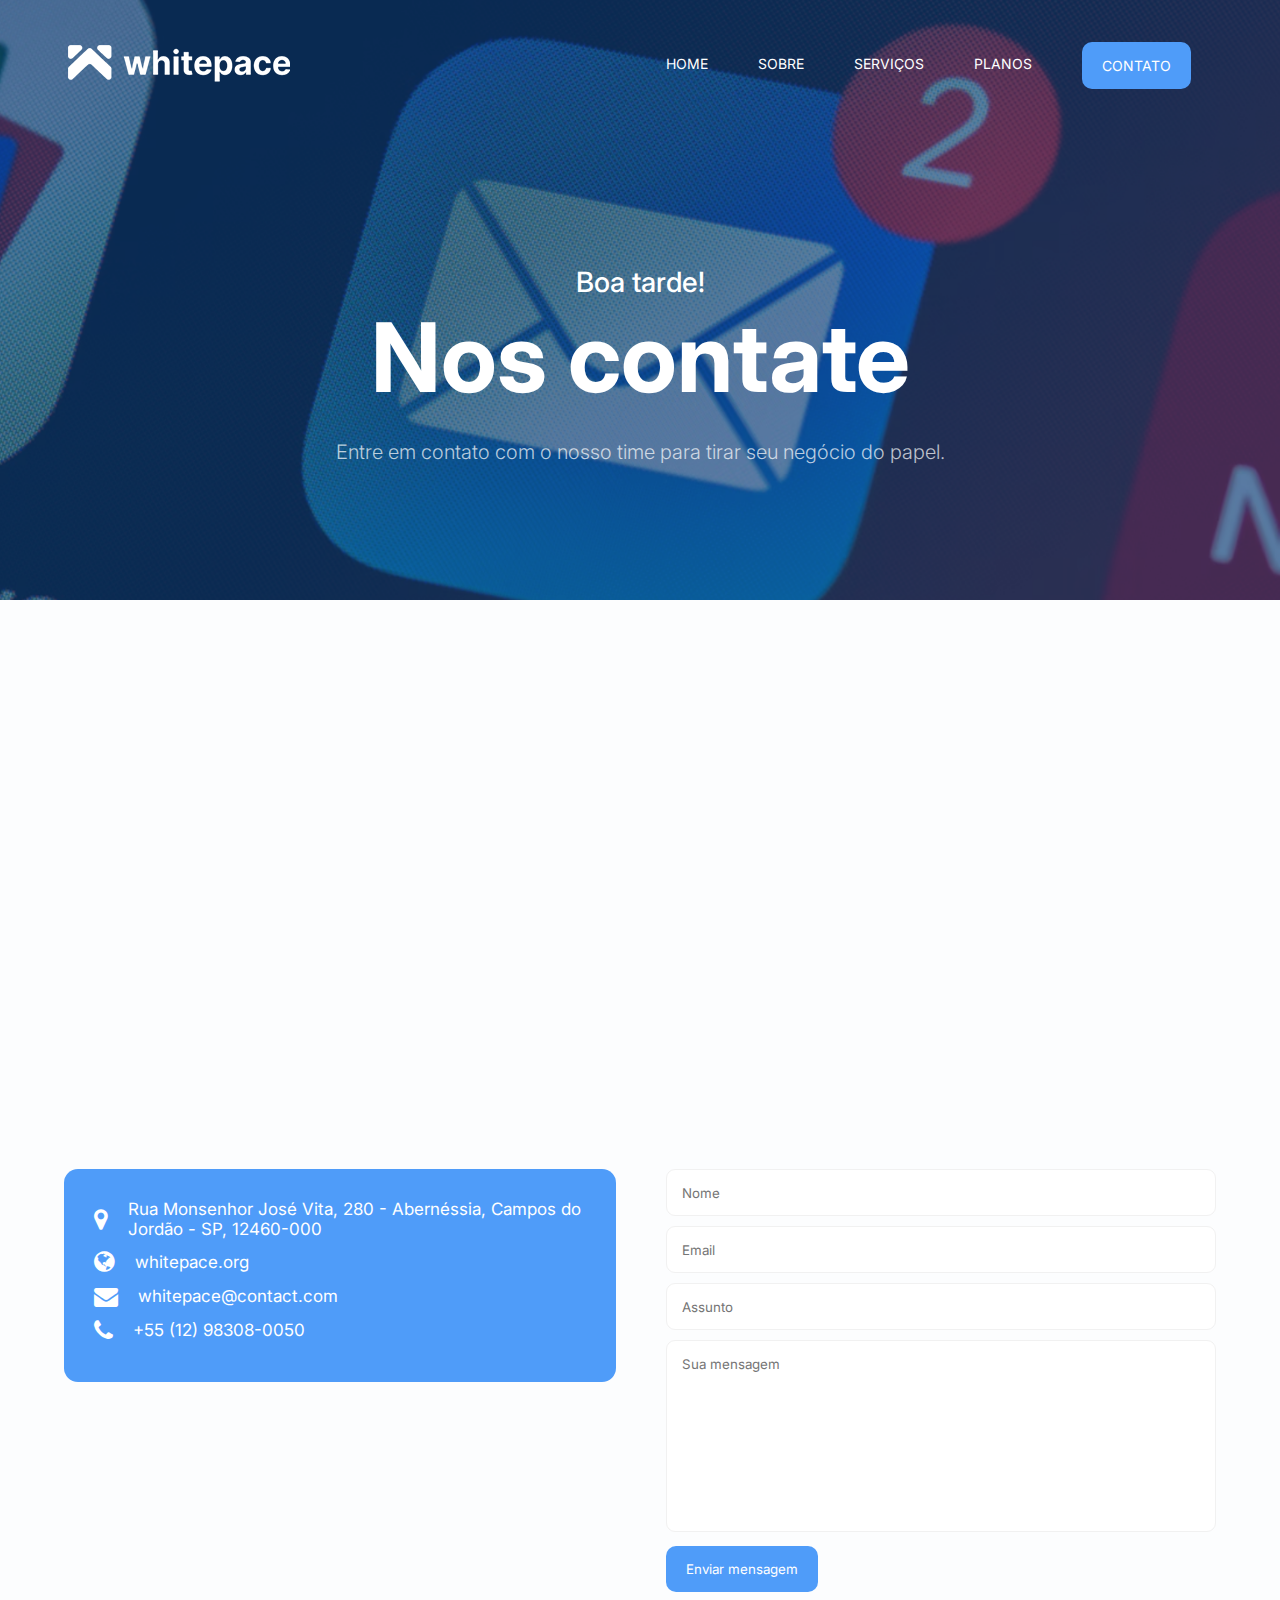
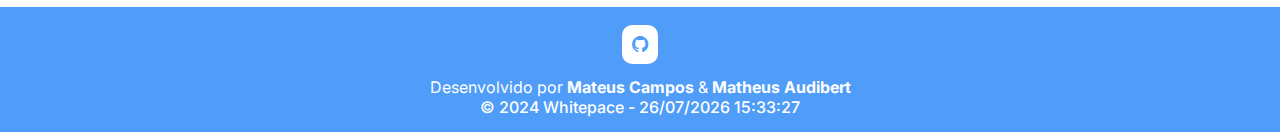
<file: contato.html>
<!DOCTYPE html>
<html lang="pt-br">
  <head>
    <meta charset="UTF-8" />
    <meta name="viewport" content="width=device-width, initial-scale=1.0" />
    <link rel="shortcut icon" href="img/icon.ico" type="image/x-icon">
    <link
      rel="stylesheet"
      href="https://cdnjs.cloudflare.com/ajax/libs/font-awesome/4.7.0/css/font-awesome.css"
      integrity="sha512-5A8nwdMOWrSz20fDsjczgUidUBR8liPYU+WymTZP1lmY9G6Oc7HlZv156XqnsgNUzTyMefFTcsFH/tnJE/+xBg=="
      crossorigin="anonymous"
      referrerpolicy="no-referrer"
    />
    <link rel="stylesheet" href="css/styles.css" />
    <title>Contato</title>
  </head>
  <body>
    <!-- header -->
    <header style="background-image: url('img/background-contato.png')">
      <!-- container -->
      <div class="container">
        <nav>
          <a href="index.html">
            <img src="img/logo.png" alt="Logo" />
          </a>
          <ul class="ul">
            <a href="index.html">Home</a>
            <a href="sobre.html">Sobre</a>
            <a href="servicos.html">Serviços</a>
            <a href="planos.html">Planos</a>
            <a class="button" href="contato.html">Contato</a>
            <div class="close-icon" onclick="closeMenu()">
              <i class="fa fa-times-circle" aria-hidden="true"></i>
            </div>
          </ul>
          <div class="menu-icon" onclick="openMenu()">
            <i class="fa fa-bars" aria-hidden="true"></i>
          </div>
        </nav>
        <section class="banner">
          <div class="banner-text">
            <div id="greeting"></div>
            <h1>Nos contate</h1>
            <p>
              Entre em contato com o nosso time para tirar seu negócio do papel.
            </p>
          </div>
        </section>
      </div>
      <!-- fim container -->
    </header>
    <!-- fim header  -->

    <!-- contact -->
    <section class="contact">
      <!-- containert -->
      <div class="container">
        <div class="map">
          <iframe src="https://www.google.com/maps/embed?pb=!1m18!1m12!1m3!1d3679.6100637834143!2d-45.5925402!3d-22.7427304!2m3!1f0!2f0!3f0!3m2!1i1024!2i768!4f13.1!3m3!1m2!1s0x94cc89dae7f8099f%3A0x198fcf4cf3c2df0d!2sInstituto%20Federal%20de%20Educa%C3%A7%C3%A3o%2C%20Ci%C3%AAncia%20e%20Tecnologia%20de%20S%C3%A3o%20Paulo%20-%20Campus%20Campos%20do%20Jord%C3%A3o!5e0!3m2!1spt-BR!2sbr!4v1717710897754!5m2!1spt-BR!2sbr" width="100%" height="500px" style="border:0;" allowfullscreen="" loading="lazy" referrerpolicy="no-referrer-when-downgrade"></iframe>
        </div>
        <div class="contact-info">
          <div class="left-side">
            <div>
              <i class="fa fa-map-marker" aria-hidden="true"></i>
              <p>Rua Monsenhor José Vita, 280 - Abernéssia, Campos do Jordão - SP, 12460-000</p>
            </div>
            <div>
              <a href="index.html"><i class="fa fa-globe" aria-hidden="true"></i></a>
              <p>whitepace.org</p>
            </div>
            <div>
              <i class="fa fa-envelope" aria-hidden="true"></i>
              <p>whitepace@contact.com</p>
            </div>
            <div>
              <i class="fa fa-phone" aria-hidden="true"></i>
              <p>+55 (12) 98308-0050</p>
            </div>
          </div>
          <div class="right-side">
            <form action="">
              <input type="text" placeholder="Nome"id="name" required>
              <input type="email" placeholder="Email" id="email" required>
              <input type="text" placeholder="Assunto" id="assunto" required>
              <textarea cols="30" rows="10" placeholder="Sua mensagem" id="message" required></textarea>
              <button class="button"  onclick="validateForm()">Enviar mensagem</button>
            </form>
          </div>
        </div>
      </div>
      <!-- fim container -->
    </section>
    <!-- fim contact -->
    
    <!-- footer -->
     <footer class="footer">
      <!-- container -->
       <div class="container">
        <div class="links">
          <a href="https://github.com/matheusaudibert/Whitepace"><i class="fa fa-github" aria-hidden="true"></i></i></a>
        </div>
        <p>Desenvolvido por <b>Mateus Campos</b> & <b>Matheus Audibert</b></p>
       </div>
       <div>
        <b style="color: white; font-weight: 500;">© 2024 Whitepace - <div id="date"></div> <div id="clock"></div></b> 
       </div>
      <!-- fim container -->
     </footer>
    <!-- fim footer -->
  </body>

  <script src="js/script.js"></script>
</html>
</file>
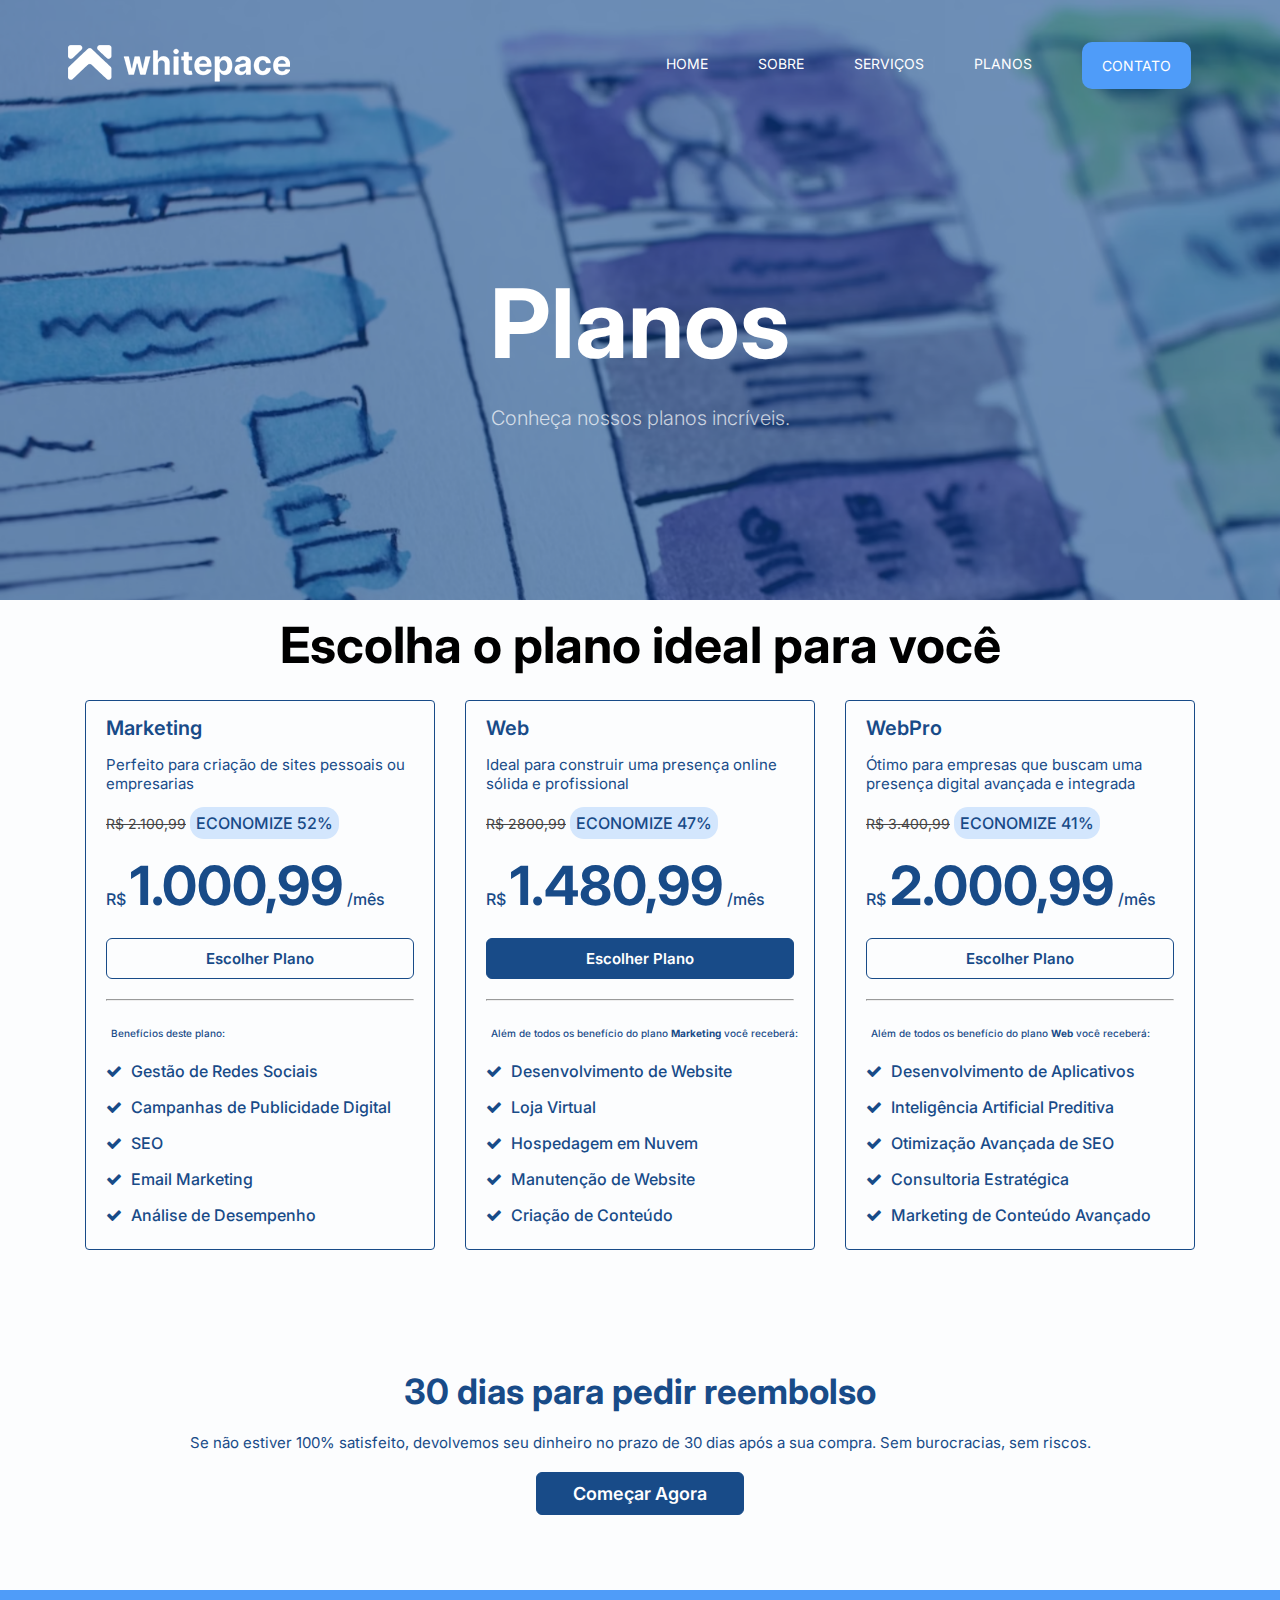
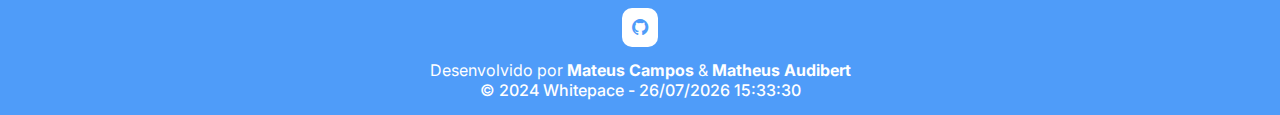
<file: planos.html>
<!DOCTYPE html>
<html lang="pt-br">
  <head>
    <meta charset="UTF-8" />
    <meta name="viewport" content="width=device-width, initial-scale=1.0" />
    <link rel="shortcut icon" href="img/icon.ico" type="image/x-icon">
    <link
      rel="stylesheet"
      href="https://cdnjs.cloudflare.com/ajax/libs/font-awesome/4.7.0/css/font-awesome.css"
      integrity="sha512-5A8nwdMOWrSz20fDsjczgUidUBR8liPYU+WymTZP1lmY9G6Oc7HlZv156XqnsgNUzTyMefFTcsFH/tnJE/+xBg=="
      crossorigin="anonymous"
      referrerpolicy="no-referrer"
    />
    <link rel="stylesheet" href="css/styles.css" />
    <title>Planos</title>
  </head>
  <body>
    <!-- header -->
    <header style="background-image: url('img/background-planos.png')">
      <!-- container -->
      <div class="container">
        <nav>
          <a href="index.html">
            <img src="img/logo.png" alt="Logo" />
          </a>
          <ul class="ul">
            <a href="index.html">Home</a>
            <a href="sobre.html">Sobre</a>
            <a href="servicos.html">Serviços</a>
            <a href="planos.html">Planos</a>
            <a class="button" href="contato.html">Contato</a>
            <div class="close-icon" onclick="closeMenu()">
              <i class="fa fa-times-circle" aria-hidden="true"></i>
            </div>
          </ul>
          <div class="menu-icon" onclick="openMenu()">
            <i class="fa fa-bars" aria-hidden="true"></i>
          </div>
        </nav>
        <section class="banner">
          <div class="banner-text">
            <h1>Planos</h1>
            <p>Conheça nossos planos incríveis.</p>
          </div>
        </section>
      </div>
      <!-- fim container -->
    </header>
    <!-- fim header  -->

    <!-- plans -->
    <section class="plans">
      <!-- container -->
      <div class="container">
        <h3>Escolha o plano ideal para você</h3>
        <!-- cards -->
        <div class="cards">
          <!-- card-item 1 -->
          <div class="card-item">
          
            <p class="plan-name">Marketing</p>
            <p class="plan-desc">Perfeito para criação de sites pessoais ou empresarias</p>

            <b class="plan-price-discount">R$ 2.100,99</b>
            <b class="plan-price-sale">ECONOMIZE 52%</b>

            <br>

            <div class="prices">
              <b class="plan-price-out">R$</b>
              <b class="plan-price">1.000,99</b>
              <b class="plan-price-final">/mês</b>
            </div>

            <div class="buy">
              <a href="planos.html">Escolher Plano</a>
            </div>

            <hr>

            <span class="plan-benefits">Benefícios deste plano:</span>

            <br><br>

            <div class="check">
              <i class="fa fa-check" aria-hidden="true"></i>
              <span>Gestão de Redes Sociais</span>
              <br>
              <i class="fa fa-check" aria-hidden="true"></i>
              <span>Campanhas de Publicidade Digital</span>
               <br>
              <i class="fa fa-check" aria-hidden="true"></i>
              <span>SEO</span>
              <br>
              <i class="fa fa-check" aria-hidden="true"></i>
              <span>Email Marketing</span>
              <br>
              <i class="fa fa-check" aria-hidden="true"></i>
              <span>Análise de Desempenho</span>
            </div>

          </div>
          <!-- fim card-item 1 -->

          <!-- card-item 2 -->
          <div class="card-item">
            <p class="plan-name">Web</p>
            <p class="plan-desc">Ideal para construir uma presença online sólida e profissional</p>

            <b class="plan-price-discount">R$ 2800,99</b>
            <b class="plan-price-sale">ECONOMIZE 47%</b>

            <br>

            <div class="prices">
              <b class="plan-price-out">R$</b>
              <b class="plan-price">1.480,99</b>
              <b class="plan-price-final">/mês</b>
            </div>

            <div class="buy-middle">
              <a href="planos.html">Escolher Plano</a>
            </div>

            <hr>

            <span class="plan-benefits">Além de todos os benefício do plano <strong>Marketing</strong> você receberá:</span>

            <br><br>

            <div class="check">
              <i class="fa fa-check" aria-hidden="true"></i>
              <span>Desenvolvimento de Website</span>
              <br>
              <i class="fa fa-check" aria-hidden="true"></i>
              <span>Loja Virtual</span>
               <br>
              <i class="fa fa-check" aria-hidden="true"></i>
              <span>Hospedagem em Nuvem</span>
              <br>
              <i class="fa fa-check" aria-hidden="true"></i>
              <span>Manutenção de Website</span>
              <br>
              <i class="fa fa-check" aria-hidden="true"></i>
              <span>Criação de Conteúdo</span>
            </div>

          </div>
          <!-- fim card-item 2 -->

          <!-- card-item 3 -->
          <div class="card-item">
          
            <p class="plan-name">WebPro</p>
            <p class="plan-desc">Ótimo para empresas que buscam uma presença digital avançada e integrada</p>

            <b class="plan-price-discount">R$ 3.400,99</b>
            <b class="plan-price-sale">ECONOMIZE 41%</b>

            <br>

            <div class="prices">
              <b class="plan-price-out">R$</b>
              <b class="plan-price">2.000,99</b>
              <b class="plan-price-final">/mês</b>
              
            </div>

            <div class="buy">
              <a href="planos.html">Escolher Plano</a>
            </div>

            <hr>

            <span class="plan-benefits">Além de todos os benefício do plano <strong>Web</strong> você receberá:</span>

            <br><br>

            <div class="check">
              <i class="fa fa-check" aria-hidden="true"></i>
              <span>Desenvolvimento de Aplicativos</span>
              <br>
              <i class="fa fa-check" aria-hidden="true"></i>
              <span>Inteligência Artificial Preditiva</span>
              <br>
              <i class="fa fa-check" aria-hidden="true"></i>
              <span>Otimização Avançada de SEO</span>
              <br>
              <i class="fa fa-check" aria-hidden="true"></i>
              <span>Consultoria Estratégica</span>
              <br>
              <i class="fa fa-check" aria-hidden="true"></i>
              <span>Marketing de Conteúdo Avançado</span>
            </div>

          </div>
          <!-- fim card-item 3 -->
        </div>
        <!-- fim cards -->

        <!-- refund -->
         <div class="refund">
          <!-- container -->
           <div class="container">
            <b class="refund-title">30 dias para pedir reembolso</b>
            <br><br>
            <b class="refund-text">Se não estiver 100% satisfeito, devolvemos seu dinheiro no prazo de 30 dias após a sua compra. Sem burocracias, sem riscos.</b>
            <br><br>
            <div class="buy">
               <a href="planos.html">Começar Agora</a>
            </div>
           </div>
         <!-- fim container -->
         </div>
        <!-- fim refund -->
      </div>
      <!-- fim container -->
    </section>
    <!-- fim plans -->

    
    <!-- footer -->
     <footer class="footer">
      <!-- container -->
       <div class="container">
        <div class="links">
          <a href="https://github.com/matheusaudibert/Whitepace"><i class="fa fa-github" aria-hidden="true"></i></i></a>
        </div>
        <p>Desenvolvido por <b>Mateus Campos</b> & <b>Matheus Audibert</b></p>
       </div>
       <div>
        <b style="color: white; font-weight: 500;">© 2024 Whitepace - <div id="date"></div> <div id="clock"></div></b> 
       </div>
      <!-- fim container -->
     </footer>
    <!-- fim footer -->
  </body>

  <script src="js/script.js"></script>
</html>
</file>
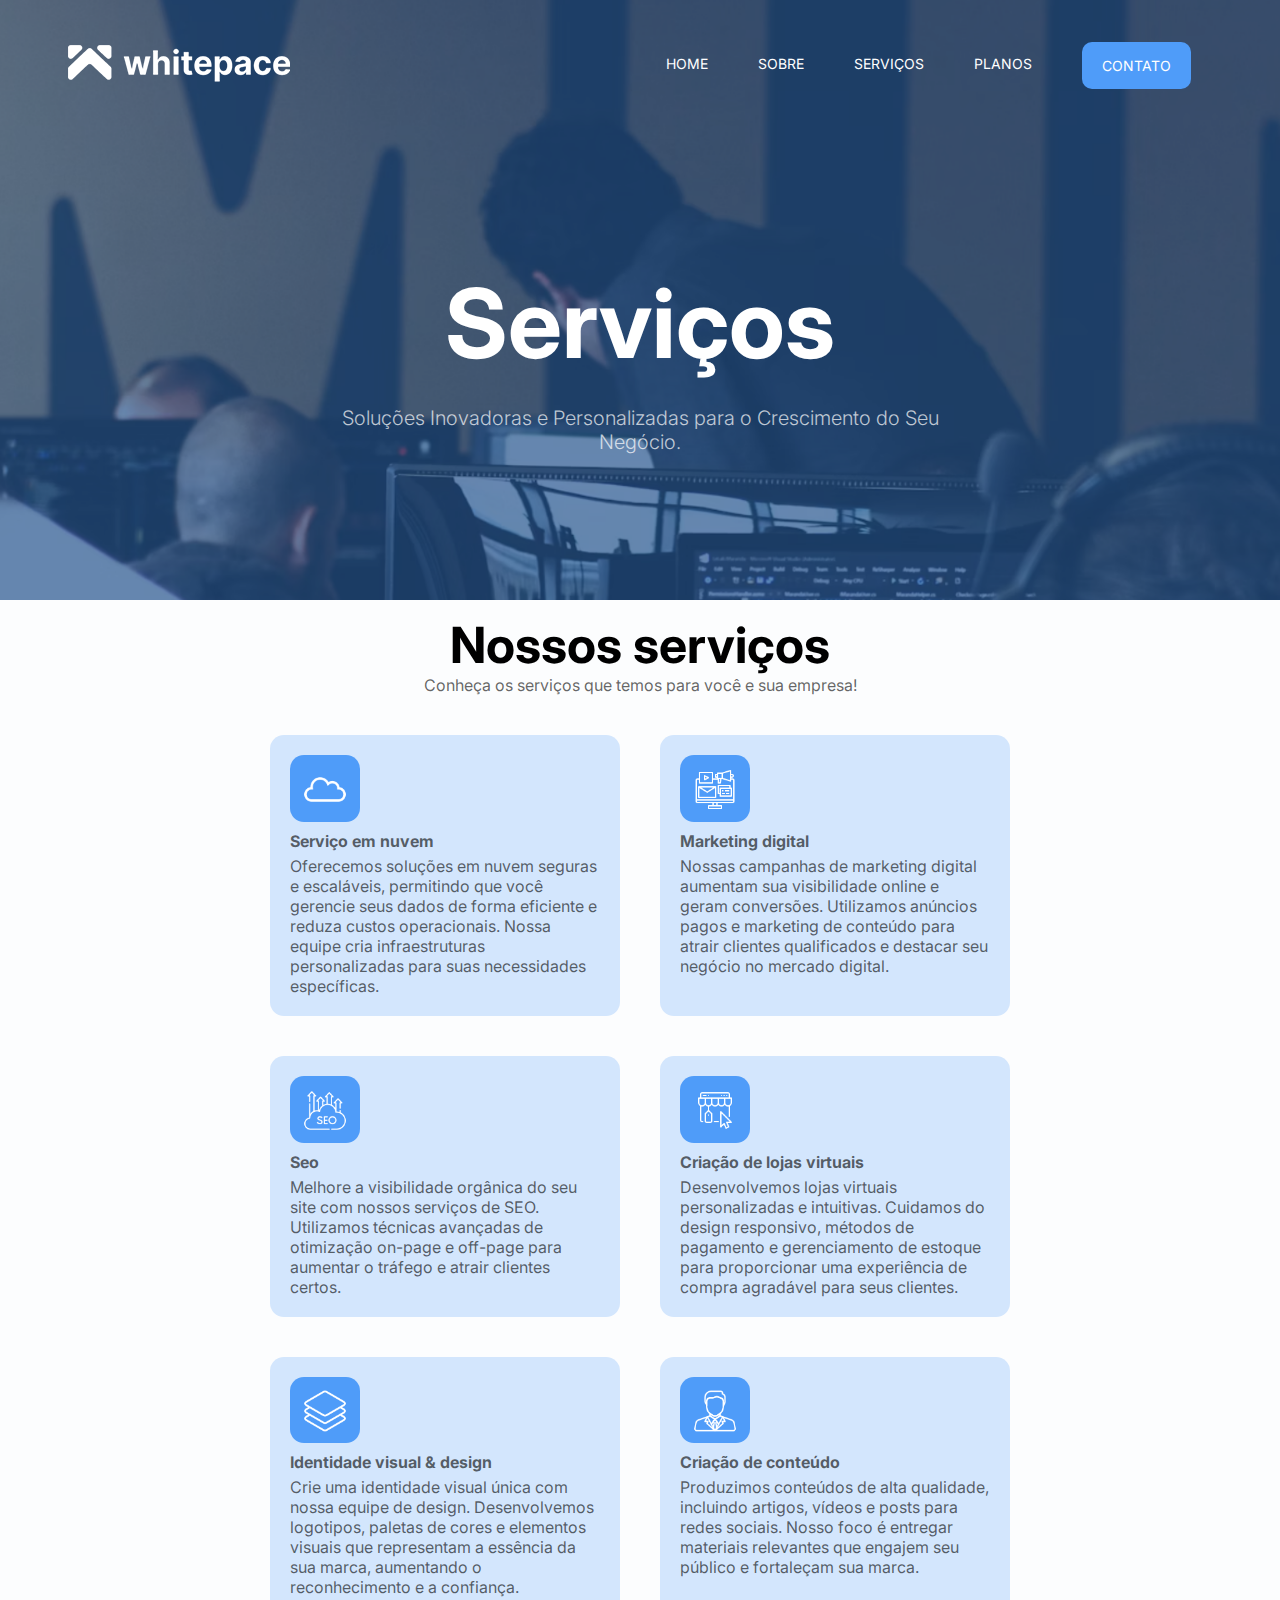
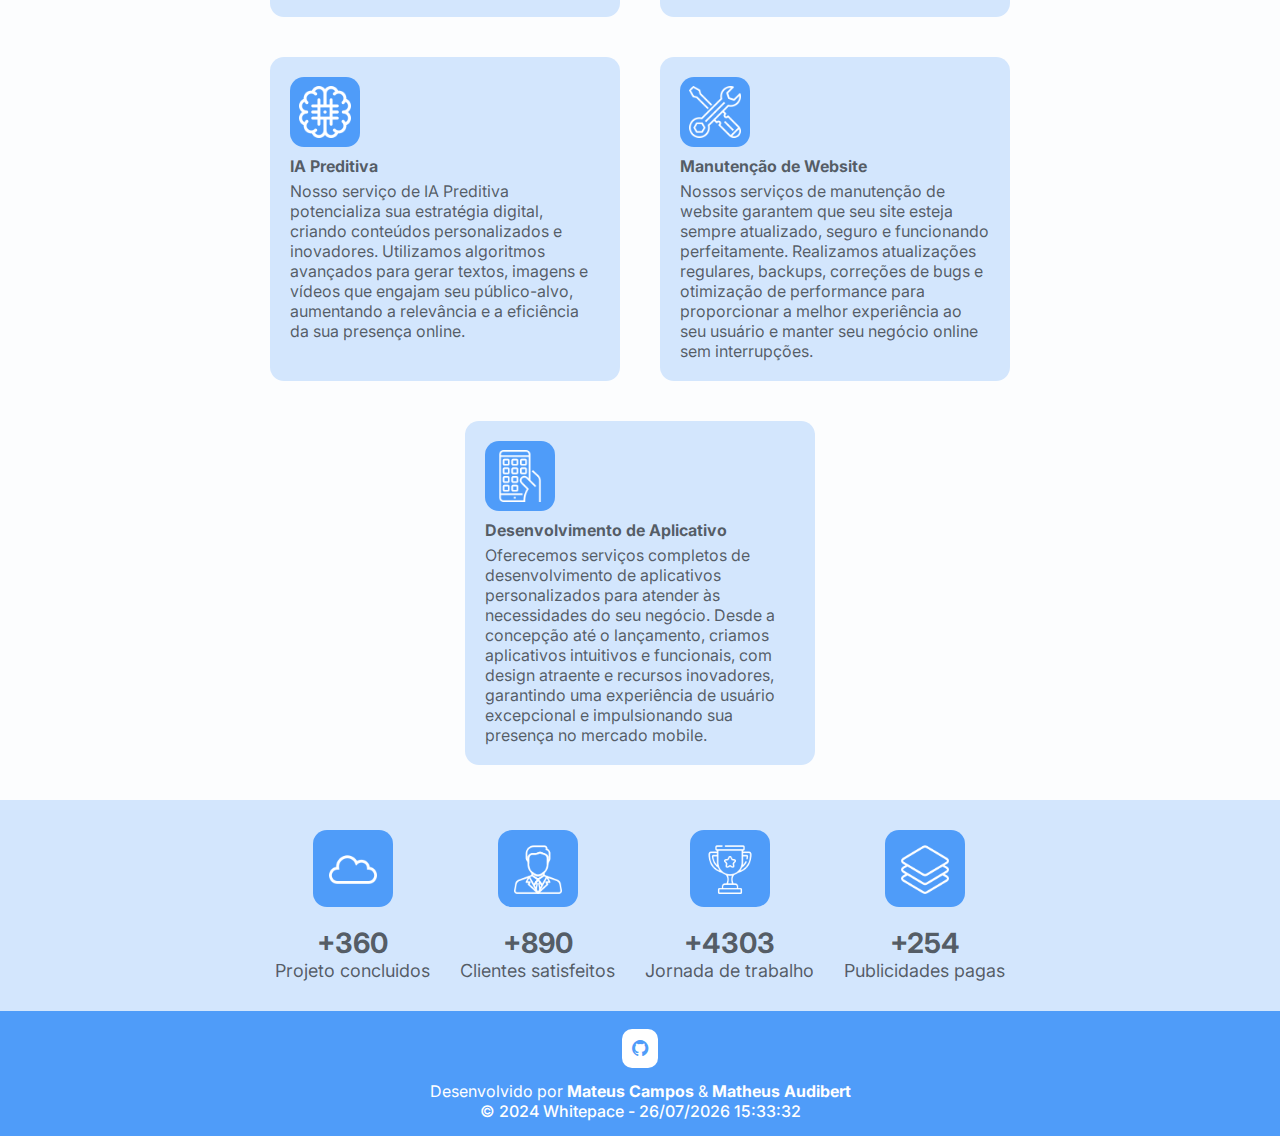
<file: servicos.html>
<!DOCTYPE html>
<html lang="pt-br">
  <head>
    <meta charset="UTF-8" />
    <meta name="viewport" content="width=device-width, initial-scale=1.0" />
    <link rel="shortcut icon" href="img/icon.ico" type="image/x-icon">
    <link
      rel="stylesheet"
      href="https://cdnjs.cloudflare.com/ajax/libs/font-awesome/4.7.0/css/font-awesome.css"
      integrity="sha512-5A8nwdMOWrSz20fDsjczgUidUBR8liPYU+WymTZP1lmY9G6Oc7HlZv156XqnsgNUzTyMefFTcsFH/tnJE/+xBg=="
      crossorigin="anonymous"
      referrerpolicy="no-referrer"
    />
    <link rel="stylesheet" href="css/styles.css" />
    <title>Serviços</title>
  </head>
  <body>
    <!-- header -->
    <header style="background-image: url('img/background-servicos.png')">
      <!-- container -->
      <div class="container">
        <nav>
          <a href="index.html">
            <img src="img/logo.png" alt="Logo" />
          </a>
          <ul class="ul">
            <a href="index.html">Home</a>
            <a href="sobre.html">Sobre</a>
            <a href="servicos.html">Serviços</a>
            <a href="planos.html">Planos</a>
            <a class="button" href="contato.html">Contato</a>
            <div class="close-icon" onclick="closeMenu()">
              <i class="fa fa-times-circle" aria-hidden="true"></i>
            </div>
          </ul>
          <div class="menu-icon" onclick="openMenu()">
            <i class="fa fa-bars" aria-hidden="true"></i>
          </div>
        </nav>
        <section class="banner">
          <div class="banner-text">
            <h1>Serviços</h1>
            <p>
              Soluções Inovadoras e Personalizadas para o Crescimento do Seu Negócio.
            </p>
          </div>
        </section>
      </div>
      <!-- fim container -->
    </header>
    <!-- fim header  -->

    <!-- services -->
     <section class="services">
      <!-- container -->
       <div class="container">
        <h3>Nossos serviços</h3>
        <p>Conheça os serviços que temos para você e sua empresa!</p>
       <!-- row cards -->
       <div class="rows-cards">
        <!-- row card item 1 -->
        <div class="row-card-item">
          <img src="img/cloud.png" alt="">
          <p class="service-name"><strong>Serviço em nuvem</strong></p>
          <p class="service-description">
            Oferecemos soluções em nuvem seguras e escaláveis, permitindo que você gerencie seus dados de forma eficiente e reduza custos operacionais. Nossa equipe cria infraestruturas personalizadas para suas necessidades específicas.
          </p>
        </div>
        <!-- fim row card item 1 -->

        <!-- row card item 2 -->
        <div class="row-card-item">
          <img src="img/digital-marketing.png" alt="">
          <p class="service-name"><strong>Marketing digital</strong></p>
          <p class="service-description">
            Nossas campanhas de marketing digital aumentam sua visibilidade online e geram conversões. Utilizamos anúncios pagos e marketing de conteúdo para atrair clientes qualificados e destacar seu negócio no mercado digital.
          </p>
        </div>
        <!-- fim row card item 2 -->

        <!-- row card item 3 -->
        <div class="row-card-item">
          <img src="img/seo.png" alt="">
          <p class="service-name"><strong>Seo</strong></p>
          <p class="service-description">
            Melhore a visibilidade orgânica do seu site com nossos serviços de SEO. Utilizamos técnicas avançadas de otimização on-page e off-page para aumentar o tráfego e atrair clientes certos.
          </p>
        </div>
        <!-- fim row card item 3-->

        <!-- row card item 4 -->
        <div class="row-card-item">
          <img src="img/virtual_store.png" alt="">
          <p class="service-name"><strong>Criação de lojas virtuais</strong></p>
          <p class="service-description">
            Desenvolvemos lojas virtuais personalizadas e intuitivas. Cuidamos do design responsivo, métodos de pagamento e gerenciamento de estoque para proporcionar uma experiência de compra agradável para seus clientes.
          </p>
        </div>
        <!-- fim row card item 4 -->

        <!-- row card item 5 -->
        <div class="row-card-item">
          <img src="img/layer.png" alt="">
          <p class="service-name"><strong>Identidade visual & design</strong></p>
          <p class="service-description">
            Crie uma identidade visual única com nossa equipe de design. Desenvolvemos logotipos, paletas de cores e elementos visuais que representam a essência da sua marca, aumentando o reconhecimento e a confiança.
          </p>
        </div>
        <!-- fim row card item 5 -->

        <!-- row card item 6 -->
        <div class="row-card-item">
          <img src="img/manager.png" alt="">
          <p class="service-name"><strong>Criação de conteúdo</strong></p>
          <p class="service-description">
            Produzimos conteúdos de alta qualidade, incluindo artigos, vídeos e posts para redes sociais. Nosso foco é entregar materiais relevantes que engajem seu público e fortaleçam sua marca.
          </p>
        </div>
        <!-- fim row card item 6 -->

        <!-- row card item 7 -->
        <div class="row-card-item">
          <img src="img/ia.png" alt="">
          <p class="service-name"><strong>IA Preditiva</strong></p>
          <p class="service-description">
            Nosso serviço de IA Preditiva potencializa sua estratégia digital, criando conteúdos personalizados e inovadores. Utilizamos algoritmos avançados para gerar textos, imagens e vídeos que engajam seu público-alvo, aumentando a relevância e a eficiência da sua presença online.
          </p>
        </div>
        <!-- fim row card item 7 -->

        <!-- row card item 8 -->
        <div class="row-card-item">
          <img src="img/service-tool.png" alt="">
          <p class="service-name"><strong>Manutenção de Website</strong></p>
          <p class="service-description">
            Nossos serviços de manutenção de website garantem que seu site esteja sempre atualizado, seguro e funcionando perfeitamente. Realizamos atualizações regulares, backups, correções de bugs e otimização de performance para proporcionar a melhor experiência ao seu usuário e manter seu negócio online sem interrupções.
          </p>
        </div>
        <!-- fim row card item 8 -->

        <!-- row card item 9 -->
        <div class="row-card-item">
          <img src="img/mobile-app.png" alt="">
          <p class="service-name"><strong>Desenvolvimento de Aplicativo</strong></p>
          <p class="service-description">
            Oferecemos serviços completos de desenvolvimento de aplicativos personalizados para atender às necessidades do seu negócio. Desde a concepção até o lançamento, criamos aplicativos intuitivos e funcionais, com design atraente e recursos inovadores, garantindo uma experiência de usuário excepcional e impulsionando sua presença no mercado mobile.
          </p>
        </div>
        <!-- fim row card item 9 -->
       </div>
       <!-- fim row cards -->
      </div>
      <!-- fim container -->
     </section>
    <!-- fim services -->

    <!-- data -->
    <section class="data">
      <!-- container -->
       <div class="container">
        <!-- data item 1 -->
        <div class="data-item">
          <img src="img/cloud.png" alt="">
          <p><strong>+360</strong></p>
          <p>Projeto concluidos</p>
        </div>
        <!-- fim data item 1 -->

        <!-- data item 2 -->
        <div class="data-item">
          <img src="img/manager.png" alt="">
          <p><strong>+890</strong></p>
          <p>Clientes satisfeitos</p>
        </div>
        <!-- fim data item 2 -->

        <!-- data item 3 -->
        <div class="data-item">
          <img src="img/trophy.png" alt="">
          <p><strong>+4303</strong></p>
          <p>Jornada de trabalho</p>
        </div>
        <!-- fim data item 3 -->

        <!-- data item 3 -->
        <div class="data-item">
          <img src="img/layer.png" alt="">
          <p><strong>+254</strong></p>
          <p>Publicidades pagas</p>
        </div>
        <!-- fim data item 3 -->
       </div>
      <!-- fim container -->
    </section>
    <!-- fim data -->
    
    <!-- footer -->
     <footer class="footer">
      <!-- container -->
       <div class="container">
        <div class="links">
          <a href="https://github.com/matheusaudibert/Whitepace"><i class="fa fa-github" aria-hidden="true"></i></i></a>
        </div>
        <p>Desenvolvido por <b>Mateus Campos</b> & <b>Matheus Audibert</b></p>
       </div>
       <div>
        <b style="color: white; font-weight: 500;">© 2024 Whitepace - <div id="date"></div> <div id="clock"></div></b> 
       </div>
      <!-- fim container -->
     </footer>
    <!-- fim footer -->
  </body>

  <script src="js/script.js"></script>
</html>
</file>
<file: css/styles.css>
@import url("https://fonts.googleapis.com/css2?family=Inter:wght@100..900&display=swap"); /* Importa a fonte 'Inter' */

/* FULL */

* {
  margin: 0;
  padding: 0;
  box-sizing: border-box;
  text-decoration: none;
  outline: none;
  font-family: "Inter", sans-serif;
}

body {
  background-color: #f1f6fc31;
}

section,
footer {
  padding: 15px 0;
}

h3 {
  font-size: 50px;
}

p {
  color: #0000009c;
}

a {
  text-decoration: none;
  color: inherit;
  cursor: pointer;
}

.container {
  max-width: 1400px;
  margin: 0 auto;
  padding: 0 5%;
}

/* BUTTON */

.button {
  background-color: #4f9cf9;
  color: white;
  padding: 15px 20px;
  border-radius: 10px;
  cursor: pointer;
  display: inline-block;
  transition: 0.1s;
}

.button.animate-button {
  animation: animate-outline 1s ease-out infinite; /* nome da animção - duração - estilo - tempo */
}

.button:hover {
  background-color: #3580db;
}
/* Usada para definir uma sequência de etapas para uma animação */
@keyframes animate-outline {
  from {
    outline: 0px solid #4f9cf9; /* Bordas do elemento - cor */
  }
  to {
    outline: 15px solid #4f9bf900; /* 15px das bordas do elemento - cor */
  }
}

/* HEADER */

header {
  background-position: center;
  background-size: cover;
  background-attachment: fixed;
}

nav {
  display: flex;
  align-items: center;
  justify-content: space-between;
  padding-top: 30px;
}

nav ul {
  display: flex;
  align-items: center;
}

nav ul a {
  color: white;
  margin: 0 25px;
  text-transform: uppercase;
  font-size: 14px;
  display: block;
}

/* Criar barrinha */
nav ul a:not(.button):after {
  content: "";
  background-color: #4f9cf9;
  height: 3px;
  width: 0%;
  display: block;
  margin: 0 auto;
  transition: 0.3s;
}
/* Mostrar barrinha*/
nav ul a:hover::after {
  width: 100%;
}

/* BANNER */

.banner {
  height: 500px;
  display: flex;
  justify-content: center;
}

.banner-text {
  margin: 150px;
  text-align: center;
  padding: 0 90px;
}

.banner .banner-text h1 {
  font-size: 96px;
  color: white;
}

.banner .banner-text p {
  font-size: 20px;
  color: #ffffffb7;
  font-weight: 300;
  margin: 25px 0;
}

/* TIME */

/* IDs das funções */
#clock,
#date {
  display: inline;
  color: white;
}

/* CONTENT */

.content .container {
  display: flex;
  align-items: center;
}

.content .content-text {
  width: 50%;
  padding: 0 40px;
}

.content .content-text h3 {
  font-size: 56px;
}

.content .content-text p {
  margin: 5px 0 20px 0;
}

.content .content-img {
  width: 50%;
}
.content .content-img img {
  width: 70%;
}

/* DEPOSITIONS */

.depositions h3 {
  text-align: center;
}

.depositions p {
  margin-bottom: 20px;
  text-align: center;
}

.cards {
  display: flex;
  justify-content: center;
  flex-wrap: wrap;
}

.depositions .card-item {
  background-color: #d3e6fd;
  margin: 15px;
  border-radius: 14px;
  text-align: center;
  width: 350px;
  transition: 0.3s;
}

.depositions .card-item img {
  border-radius: 100%;
  width: 100px;
  height: 100px;
  display: block;
  margin: 10px auto;
}

.depositions .card-item .deposition-name {
  font-weight: 600;
  font-size: 20px;
  margin-bottom: 15px;
  transition: 0.3s;
}

.depositions .card-item .deposition-text {
  font-size: 15px;
  padding: 0 15px;
  transition: 0.3s;
}

.depositions .card-item .stars {
  margin: 15px 0;
}

.depositions .card-item .stars i {
  color: #4f9cf9;
  margin-top: 15px;
  font-size: 20px;
  transition: 0.3s;
}

.depositions .card-item:hover {
  background-color: #4f9cf9;
  margin-top: -5px;
}

.depositions .card-item:hover .deposition-name,
.depositions .card-item:hover .deposition-text,
.depositions .card-item:hover .stars i {
  color: white;
}

/* CLIENTS */

.clients h3,
.clients p {
  text-align: center;
}

.clients .container div {
  display: flex;
  align-items: center;
  justify-content: space-around;
  flex-wrap: wrap;
}

/* ABOUT */

.about h3 {
  text-align: center;
}

.about .container {
  display: flex;
  align-items: center;
  justify-content: space-between;
}

.about .about-text {
  width: 75%;
  padding-right: 40px;
}

.about .about-text p {
  margin: 18px 0;
  color: #000000a6;
}

.about .about-img {
  width: 25%;
}

.about .about-img img {
  width: 100%;
  border-radius: 10px;
}

/* SERVICES */

.services h3 {
  text-align: center;
}

.services .container > p {
  text-align: center;
}

.services .rows-cards {
  display: flex;
  justify-content: center;
  margin-top: 20px;
  flex-wrap: wrap;
}

.services .row-card-item {
  background-color: #d3e6fd;
  width: 350px;
  padding: 20px;
  border-radius: 14px;
  margin: 20px;
  transition: 0.3s;
}

.services .row-card-item:hover {
  background-color: #4f9cf9;
}

.services .row-card-item:hover p {
  color: white;
}

.services .row-card-item img {
  background-color: #4f9cf9;
  border-radius: 14px;
  width: 70px;
  padding: 9px;
}

.services .row-card-item p.service-name {
  margin: 5px 0;
  transition: 0.3s;
}

.services .row-card-item p.service-description {
  transition: 0.3s;
}

/* DATA */

.data {
  background-color: #d3e6fd;
}

.data .container {
  display: flex;
  justify-content: center;
  flex-wrap: wrap;
}

.data .data-item {
  text-align: center;
  margin: 15px;
  color: #000000be;
}

.data .data-item img {
  background-color: #4f9cf9;
  border-radius: 14px;
  padding: 10px;
  margin-bottom: 15px;
  width: 80px;
}

.data .data-item p {
  font-size: 18px;
}

.data .data-item p strong {
  font-size: 28px;
}

/* PLANS */

.plans h3 {
  text-align: center;
  margin-bottom: 25px;
}

.cards {
  display: flex;
  justify-content: center;
  flex-wrap: wrap;
}

.plans .card-item {
  border: 1px solid #184b88;
  margin-left: 15px;
  margin-right: 15px;
  border-radius: 4px;
  width: 350px;
  transition: box-shadow 0.3s ease;
}

.plans .card-item:hover {
  box-shadow: 0 10px 20px rgba(0, 0, 0, 0.2);
}

.plans .card-item .plan-name {
  color: #184b88;
  text-align: left;
  padding-left: 20px;
  padding-top: 15px;
  font-weight: 600;
  font-size: 20px;
  margin-bottom: 15px;
  transition: 0.3s;
}

.plans .card-item .plan-desc {
  color: #184b88;
  font-size: 15px;
  padding-left: 20px;
  padding-bottom: 20px;
  text-align: left;
  transition: 0.3s;
}

.plans .card-item .plan-price-discount {
  text-align: left;
  padding-left: 20px;
  color: #444343;
  font-weight: 400;
  font-size: 14px;
  text-decoration: line-through;
}

.plans .card-item .plan-price-sale {
  text-align: left;
  color: #184b88;
  background-color: #d3e6fd;
  font-weight: 500;
  padding: 6px;
  border-radius: 14px;
}
.prices {
  margin-top: 20px;
}

.plans .card-item .prices .plan-price-out {
  font-size: 16px;
  padding-left: 20px;
  color: #184b88;
  text-align: left;
  font-weight: 500;
}

.plans .card-item .prices .plan-price-final {
  font-size: 16px;
  color: #184b88;
  text-align: left;
  font-weight: 500;
}

.plans .card-item .prices .plan-price {
  font-size: 54px;
  color: #184b88;
  text-align: left;
  font-weight: 700;
}

.plans .card-item .buy {
  margin-top: 20px;
  text-align: center;
  font-size: 15px;
  font-weight: 600;
  color: #184b88;
  border: 1px solid #184b88;
  padding: 10px;
  margin-left: 20px;
  margin-right: 20px;
  border-radius: 6px;
  transition: 0.3s;
}

.plans .card-item .buy-middle {
  margin-top: 20px;
  text-align: center;
  font-size: 15px;
  font-weight: 600;
  background-color: #184b88;
  color: white;
  border: 1px solid #184b88;
  padding: 10px;
  margin-left: 20px;
  margin-right: 20px;
  border-radius: 6px;
  transition: 0.3s;
}

.plans hr {
  margin: 20px;
  color: #184b88;
}

.plans .card-item .plan-benefits {
  text-align: center;
  justify-content: center;
  font-size: 10px;
  padding-left: 20px;
}

.plans .card-item .check {
  margin-bottom: 8px;
}

.plans .card-item .check i {
  color: #184b88;
  text-align: left;
  padding-left: 20px;
  padding-bottom: 18px;
}

.plans span {
  text-align: left;
  margin-left: 5px;
  font-weight: 500;
  color: #184b88;
}

.plans .card-item .buy:hover {
  background-color: #bbd2ee;
}

.plans .card-item .buy-middle:hover {
  background-color: #bbd2ee;
  color: #184b88;
}

.refund {
  margin-top: 120px;
  margin-bottom: 60px;
  text-align: center;
}

.refund .refund-title {
  font-size: 35px;
  color: #184b88;
}

.refund .refund-text {
  text-align: center;
  font-size: 15px;
  font-weight: 400;
  color: #184b88;
}

.refund .buy {
  width: 20%;
  margin: 0 auto;
  text-align: center;
  font-size: 18px;
  font-weight: 600;
  background-color: #184b88;
  color: white;
  border: 1px solid #184b88;
  padding: 10px;
  border-radius: 6px;
  transition: 0.3s;
}

.refund .buy:hover {
  background-color: #bbd2ee;
  color: #184b88;
}

/* CONTACT */

/* ID da função */
#greeting {
  color: white;
  font-size: 28px;
  font-weight: 500;
}

.contact-info {
  display: flex;
  justify-content: space-between;
  margin-top: 50px;
}

.contact-info .left-side {
  width: 50%;
  padding: 30px;
  background-color: #4f9cf9;
  border-radius: 14px;
  margin-right: 50px;
  height: fit-content;
}

.contact-info .left-side div {
  display: flex;
  align-items: center;
  margin-bottom: 10px;
}

.contact-info .left-side div i {
  font-size: 24px;
  margin-right: 20px;
  color: white;
}

.contact-info .left-side p {
  font-size: 17px;
  color: white;
}

.contact-info .right-side {
  width: 50%;
}

.contact-info .right-side input {
  display: block;
  width: 100%;
  margin-bottom: 10px;
  height: 47px;
  padding: 15px;
  border-radius: 9px;
  transition: 0.3s;
  border: 1px solid #f1f1f1;
  color: #212121;
  font-weight: 400;
}

.contact-info .right-side textarea {
  border: 1px solid #f1f1f1;
  color: #212121;
  border-radius: 9px;
  margin-bottom: 10px;
  padding: 15px;
  width: 100%;
  transition: 0.3s;
  resize: none;
}

.contact-info .right-side input:focus,
.contact-info .right-side textarea:focus {
  border-color: #4f9cf9;
}

.contact-info .right-side button {
  border: none;
}

/* FOOTER */

.footer {
  background-color: #4f9cf9;
  text-align: center;
}

.footer i {
  color: #4f9cf9;
  font-size: 19px;
  background-color: white;
  padding: 10px;
  margin: 3px;
  border-radius: 10px;
}

.footer p {
  margin-top: 10px;
  color: white;
}

/* MENU  */

nav .menu-icon {
  font-size: 25px;
  color: white;
  cursor: pointer;
  display: none;
}

nav .close-icon {
  font-size: 30px;
  color: white;
  cursor: pointer;
  display: none;
}

@media (max-width: 830px) {
  /*  MENU RESPONSIVE */

  nav .menu-icon {
    display: block; /* Ícone de menu é mostrado */
  }

  nav .close-icon {
    display: block; /* Ícone de sair é mostrado */
    position: absolute;
    top: 46px;
    right: 28px;
  }

  .ul {
    position: fixed;
    top: 0px;
    left: 0px;
    background-color: #184b88;
    width: 100%;
    height: 100%;
    flex-direction: column;
    align-items: center;
    justify-content: center;
    clip-path: circle(0% at 100% 0); /* Animação clip-path */
    transition: 0.7s;
  }

  .ul.open {
    clip-path: circle(141.4% at 100% 0); /* Animação clip-path */
  }

  .ul a {
    margin: 10px 0;
    font-size: 16px;
  }

  /* BANNER RESPONSIVE */

  .banner .banner-text {
    padding: 0;
    margin: 80px;
  }

  .banner .banner-text h1 {
    font-size: 80px;
  }

  .banner .banner-text p {
    font-size: 15px;
  }

  /* CONTENT RESPONSIVE*/

  .content .content-text {
    margin-top: 10px;
    padding: 0 20px;
    order: 1;
  }

  .content .container {
    flex-direction: column;
  }

  .content .content-text h3 {
    font-size: 48px;
  }

  .content .content-text,
  .content .content-img {
    width: 100%;
  }

  /* DEPOSITIONS RESPONSIVE */

  .depositions .card-item {
    width: 100%;
  }

  /* ABOUT RESPONSIVE */

  .about .container {
    flex-direction: column-reverse;
  }

  .about .about-img,
  .about .about-text {
    width: 100%;
  }

  .about .about-text {
    margin-top: 40px;
  }

  /* CONTACT RESPONSIVE */

  .contact .contact-info {
    flex-direction: column;
  }

  .contact-info .right-side,
  .contact-info .left-side {
    width: 100%;
  }

  .contact-info .left-side {
    margin-bottom: 30px;
  }
}
@media (max-width: 500px) {
  .banner .banner-text h1 {
    font-size: 50px;
  }

  .content .content-text h3 {
    font-size: 40px;
  }
}
</file>
